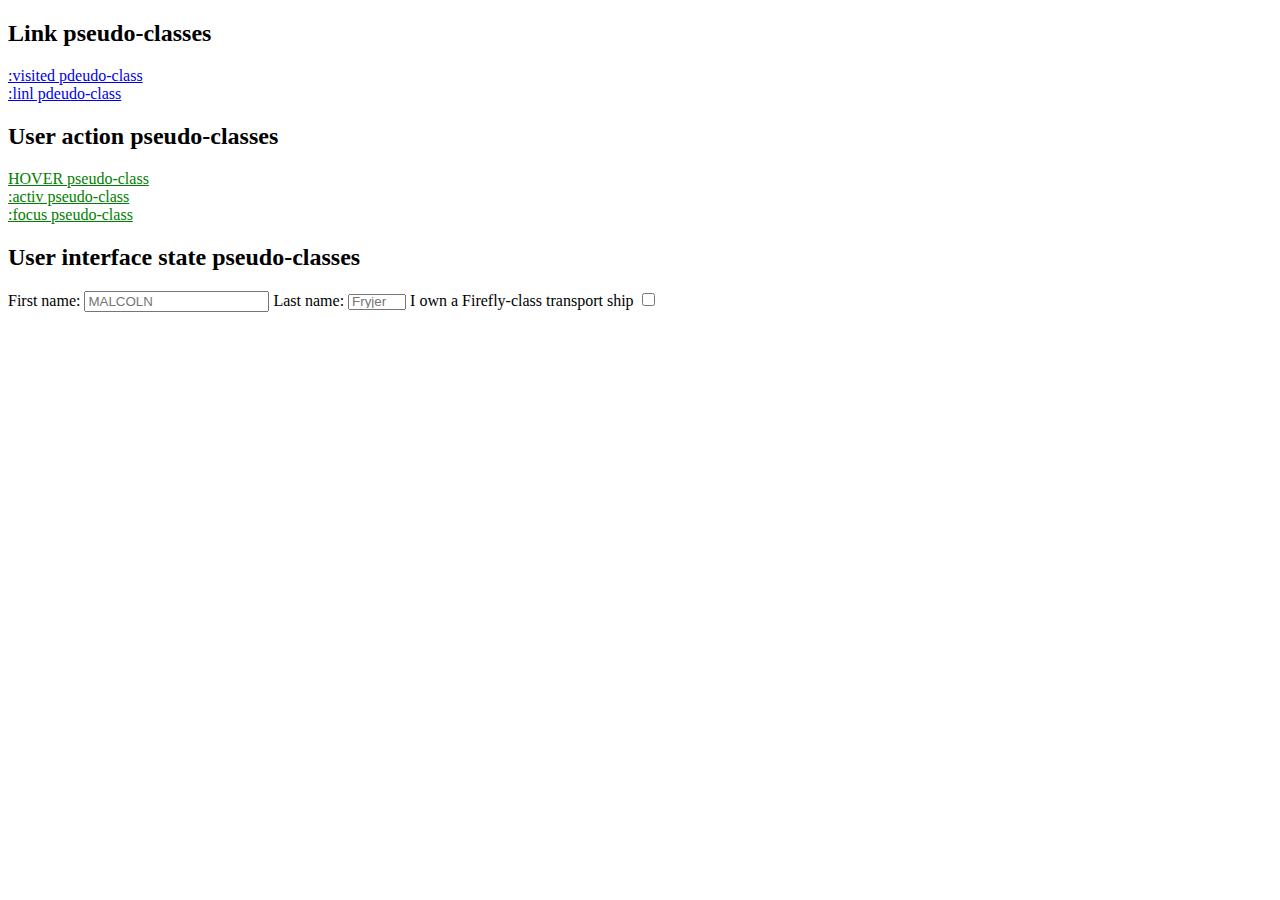
<file: Lesson11/index.html>
<!DOCTYPE html>
<html lang="en">
<head>
    <meta charset="UTF-8">
    <meta http-equiv="X-UA-Compatible" content="IE=edge">
    <meta name="viewport" content="width=device-width, initial-scale=1.0">
    <title>Document</title>
    <link rel="stylesheet" href="style.css">
</head>
<body>
    <header>
        <h2>Link pseudo-classes</h2>
        <div class="header-link">
            <a href="https://github.com/serafym1">:visited pdeudo-class</a>
            <a href="#">:linl pdeudo-class</a>
        </div>
        <h2>User action pseudo-classes</h2>
        <div class="header-action">
            <a href="#">HOVER pseudo-class</a>
            <a href="#">:activ pseudo-class</a>
            <a href="#">:focus pseudo-class</a>
        </div>  
    </header>
    <main>
        <h2>User interface state pseudo-classes</h2>
        <div class="input">
            <label for="Name">First name:</label>
            <input id="Name" type="text" placeholder="MALCOLN">
        </div>
        <div class="input">
            <label for="Surname">Last name:</label>
            <input id="Surname" type="text" placeholder="Fryjer">
            <p>I own a Firefly-class transport ship</p>
        </div>
        <div class="checkbox">
            <input type="checkbox" name="" id="">
        </div>
        
    </main>
</body>
</html>
</file>
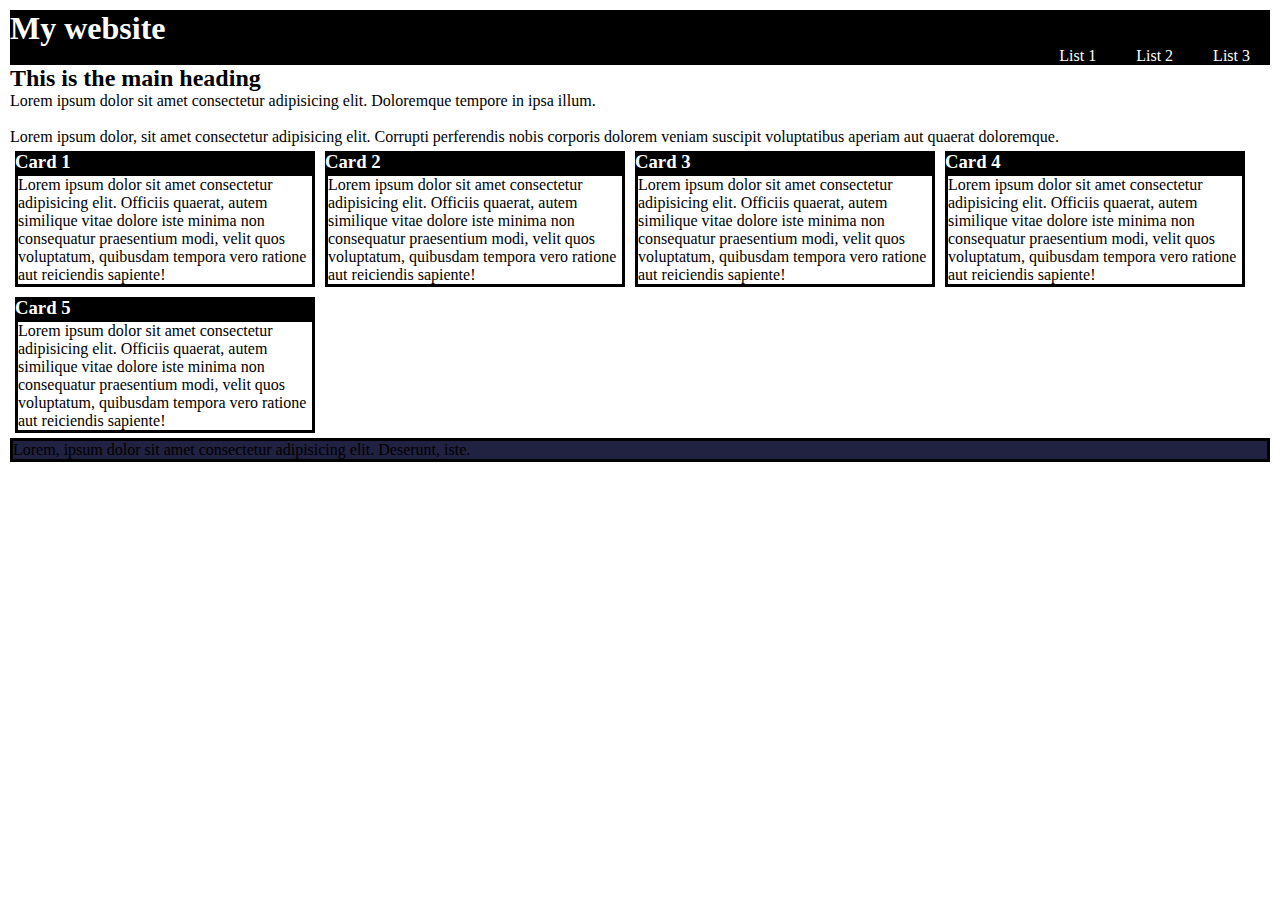
<file: Lesson15/index.html>
<!DOCTYPE html>
<html lang="en">
<head>
    <meta charset="UTF-8">
    <meta http-equiv="X-UA-Compatible" content="IE=edge">
    <meta name="viewport" content="width=device-width, initial-scale=1.0">
    <title>Document</title>
    <link rel="stylesheet" href="style.css">
</head>
<body>
    <header>
        <h1>My website</h1>
        <ul class="lists">
            <li class="list"><a href="#">List 1</a></li>
            <li class="list"><a href="#">List 2</a></li>
            <li class="list"><a href="#">List 3</a></li>
        </ul>
    </header>
    <main>
        <h2>This is the main heading</h2>
        <p>Lorem ipsum dolor sit amet consectetur adipisicing elit. Doloremque tempore in ipsa illum.</p>
        <br>
        <p>Lorem ipsum dolor, sit amet consectetur adipisicing elit. Corrupti perferendis nobis corporis dolorem veniam suscipit voluptatibus aperiam aut quaerat doloremque.</p>
        <ul class="cards">
            <li class="card">
                <div class="card-black"><h3>Card 1</h3></div>
                <div class="card-white">Lorem ipsum dolor sit amet consectetur adipisicing elit. Officiis quaerat, autem similique vitae dolore iste minima non consequatur praesentium modi, velit quos voluptatum, quibusdam tempora vero ratione aut reiciendis sapiente!</div>
            </li>
            <li class="card">
                <div class="card-black"><h3>Card 2</h3></div>
                <div class="card-white">Lorem ipsum dolor sit amet consectetur adipisicing elit. Officiis quaerat, autem similique vitae dolore iste minima non consequatur praesentium modi, velit quos voluptatum, quibusdam tempora vero ratione aut reiciendis sapiente!</div>
            </li>
            <li class="card">
                <div class="card-black"><h3>Card 3</h3></div>
                <div class="card-white">Lorem ipsum dolor sit amet consectetur adipisicing elit. Officiis quaerat, autem similique vitae dolore iste minima non consequatur praesentium modi, velit quos voluptatum, quibusdam tempora vero ratione aut reiciendis sapiente!</div>
            </li>
            <li class="card">
                <div class="card-black"><h3>Card 4</h3></div>
                <div class="card-white">Lorem ipsum dolor sit amet consectetur adipisicing elit. Officiis quaerat, autem similique vitae dolore iste minima non consequatur praesentium modi, velit quos voluptatum, quibusdam tempora vero ratione aut reiciendis sapiente!</div>
            </li>
            <li class="card">
                <div class="card-black"><h3>Card 5</h3></div>
                <div class="card-white">Lorem ipsum dolor sit amet consectetur adipisicing elit. Officiis quaerat, autem similique vitae dolore iste minima non consequatur praesentium modi, velit quos voluptatum, quibusdam tempora vero ratione aut reiciendis sapiente!</div>
            </li>
        </ul>
    </main>

    <footer>
        <div class="footer"><p>Lorem, ipsum dolor sit amet consectetur adipisicing elit. Deserunt, iste.</p></div>
    </footer>
</body>
</html>
</file>
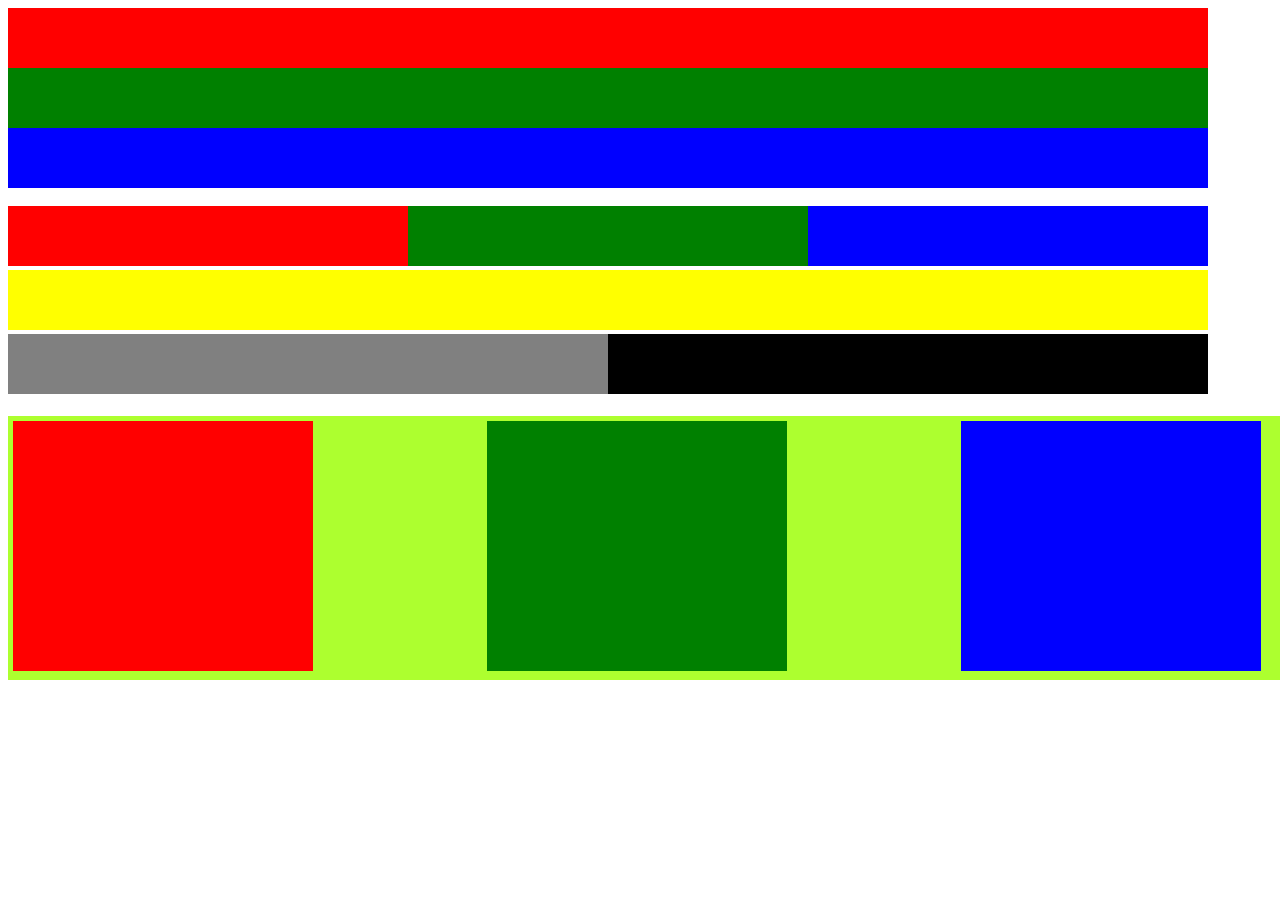
<file: Lesson6/index.html>
<!DOCTYPE html>
<html lang="en">
<head>
    <meta charset="UTF-8">
    <meta http-equiv="X-UA-Compatible" content="IE=edge">
    <meta name="viewport" content="width=device-width, initial-scale=1.0">
    <title>Lesson 6</title>
    <link rel="stylesheet" href="style.css">
</head>
<body> 
    <header>
        <div class="top"></div>
        <div class="center"></div>
        <div class="down"></div>
    </header>
    <br>
    <main>
        <div class="left"></div>
        <div class="center-top"></div>
        <div class="right"></div>
        <div class="center-2"></div>
        <div class="left-center"></div>
        <div class="right-center"></div>
    </main>
    <br>
    <footer>
        <div class="three">
            <div class="three-left"></div>
            <div class="three-center"></div>
            <div class="three-right"></div>
        </div>
    </footer>
    
</body>
</html>
</file>
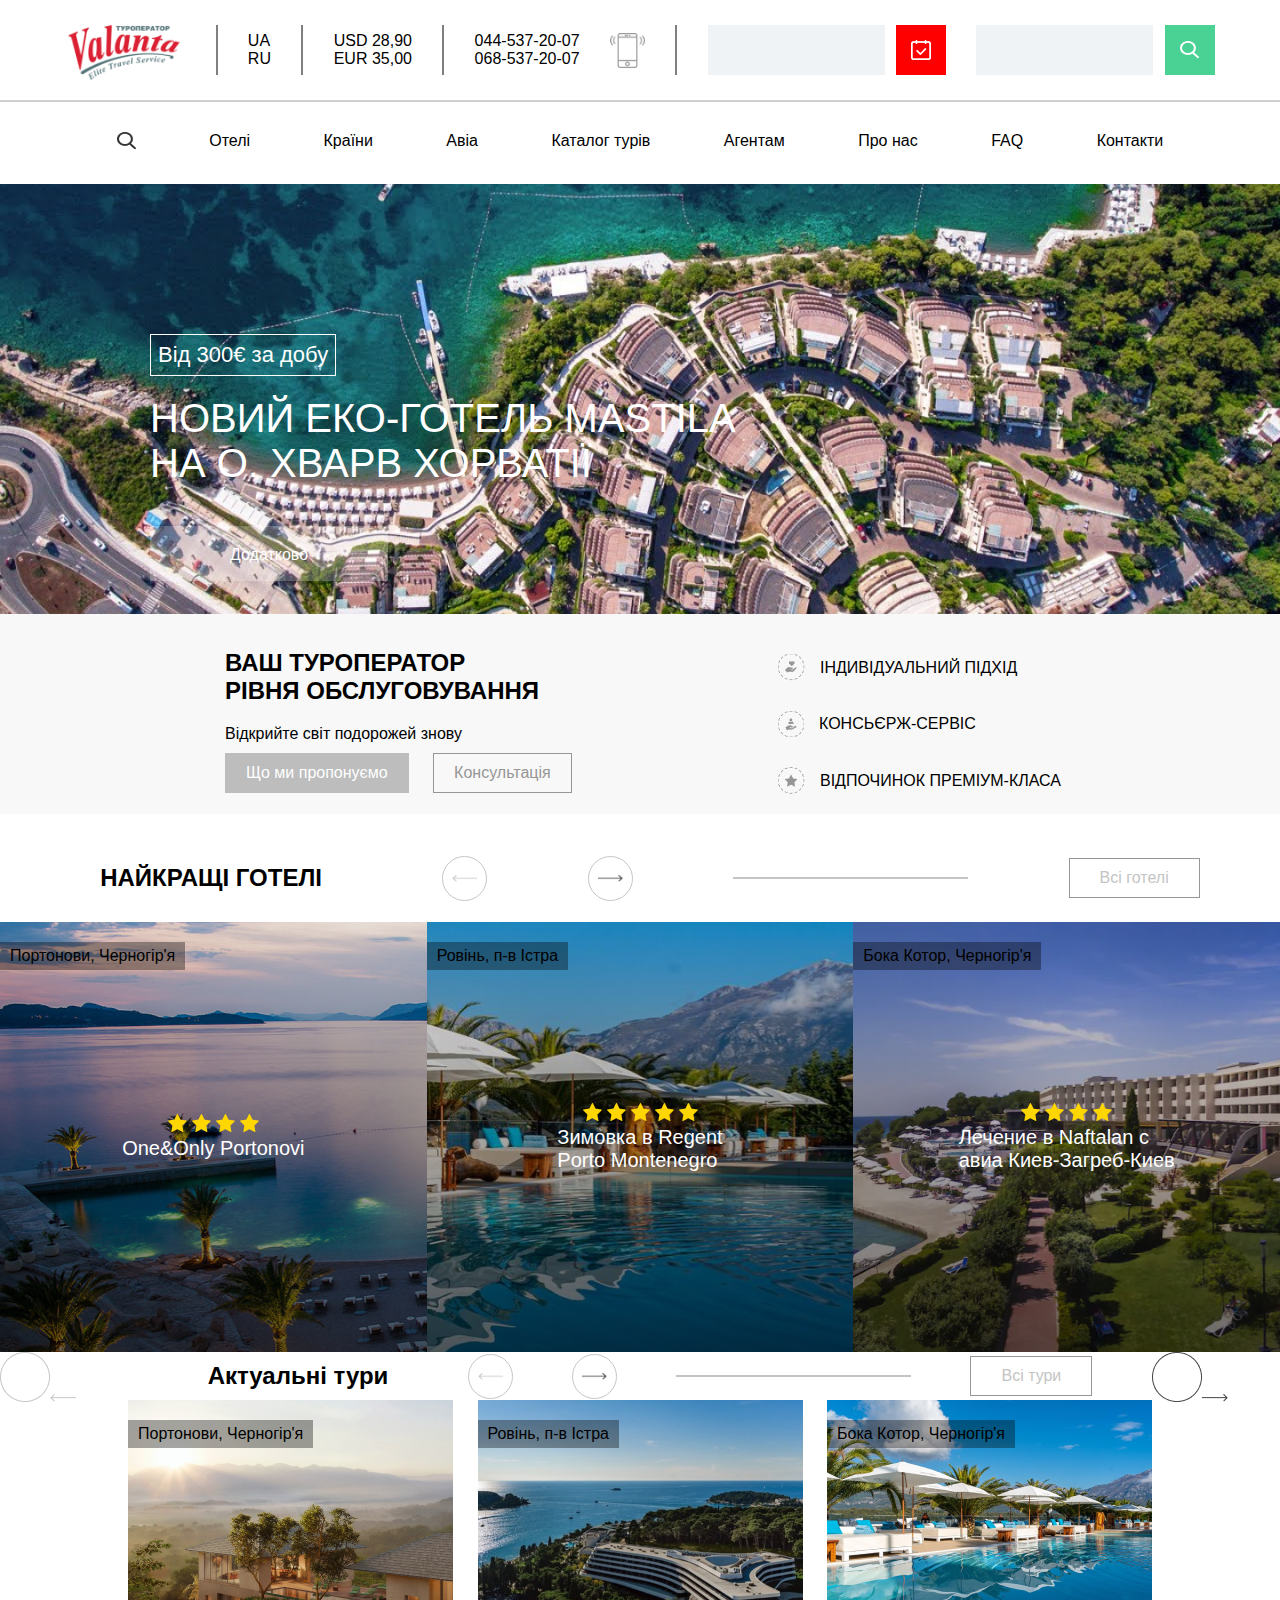
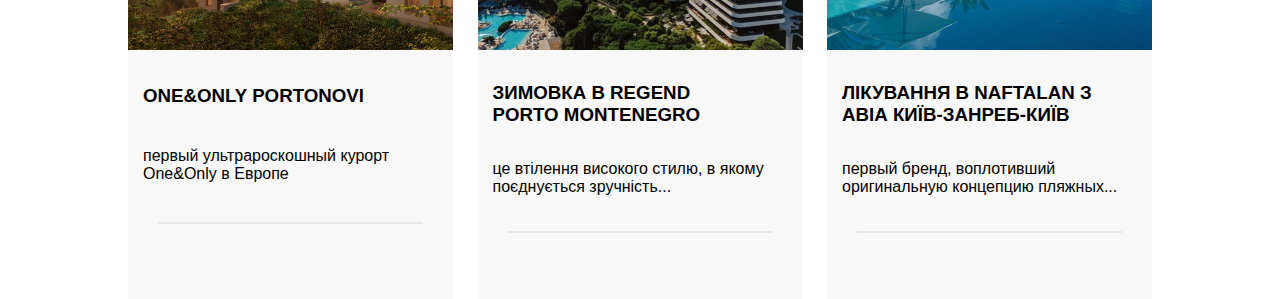
<file: Site_valanta/index.html>
<!DOCTYPE html>
<html lang="UA">
<head>
    <meta charset="UTF-8">
    <meta http-equiv="X-UA-Compatible" content="IE=edge">
    <meta name="viewport" content="width=device-width, initial-scale=1.0">
    <title>Document</title>
    <link rel="preconnect" href="https://fonts.googleapis.com">
    <link rel="preconnect" href="https://fonts.gstatic.com" crossorigin>
    <link rel="stylesheet" href="style.css"> 
</head>
<body>
    <header>
        <div class="valanta">
            <img class="val" src="image/logo (1) 1.png" alt="">
            <div class="hr"></div>
            <div class="lang">UA<br>RU</div>
            <div class="hr"></div>
            <div class="course">USD 28,90<br>EUR 35,00</div>
            <div class="hr"></div>
            <div class="tel">044-537-20-07<br>068-537-20-07</div>
            <img class="smartphone" src="image/smartphone.png" alt="">
            <div class="hr"></div>
            <input type="text">
            
            <div class="check">
                <img  src="image/Group.png" alt="">
            </div>
            
            <input type="text">

            <div class="searsh">
                <img  src="image/Vector.png" alt="">
            </div>
        </div>
        <div class="big-hr"></div>
        <nav>
            <ul class="nav">
                <li><img src="image/search.png" alt=""></li>
                <li>Отелі</li>
                <li>Країни</li>
                <li>Авіа</li>
                <li>Каталог турів</li>
                <li>Агентам</li>
                <li>Про нас</li>
                <li>FAQ</li>
                <li>Контакти</li>
            </ul>
        </nav>
    </header>
    <main>
        <div class="mastila">
            <div class="sale">Від 300€ за добу</div>
            <p class="mast">НОВИЙ ЕКО-ГОТЕЛЬ MASTILA<br>НА О. ХВАРВ ХОРВАТІЇ</p>
            <a class="more" href="#">Додатково</a>
        </div>
        <div class="turop">
            <div class="operator">
                <h2>ВАШ ТУРОПЕРАТОР<br>РІВНЯ ОБСЛУГОВУВАННЯ</h2>
                <p>Відкрийте світ подорожей знову</p>
                <a class="propositions" href="#">Що ми пропонуємо</a>
                <a class="consultation" href="#">Консультація</a>
            </div>
            <div class="items">
                <div class="item">
                    <img src="image/love.jpg" alt="">
                    <p >ІНДИВІДУАЛЬНИЙ ПІДХІД</p>
                </div>
                <div class="item">
                    <img src="image/peopl.jpg" alt="">
                    <p>КОНСЬЄРЖ-СЕРВІС</p>
                </div>
                <div class="item">
                    <img src="image/star.jpg" alt="">
                    <p>ВІДПОЧИНОК ПРЕМІУМ-КЛАСА</p>
                </div>
                
                
                
            </div>
        </div>
        <div class="best">
            <div class="h2">
                <h2>НАЙКРАЩІ ГОТЕЛІ</h2>
                <div class="elipse-left">
                    <img class="vector" src="image/Vector-left.png" alt="">
                </div>
                <div class="elipse-right">
                    <img class="vector" src="image/Vector-right.png" alt="">
                </div>
                <div class="line"></div>
                <a href="#">Всі готелі</a>
            </div>
            <div class="image-best">
                <div class="img-b one">
                    <div class="place">Портонови, Черногір'я</div>
                    <div class="stars"><div class="str"><img src="image/4stars.png" alt=""></div>One&Only Portonovi</div>
                </div>
                <div class="img-b two">
                    <div class="place">Ровінь, п-в Істра</div>
                    <div class="stars"><div class="str"><img src="image/5stars.png" alt=""></div>Зимовка в Regent<br>Porto Montenegro</div>
                </div>
                <div class="img-b three">
                    <div class="place">Бока Котор, Черногір'я</div>
                    <div class="stars"><div class="tsr"><img src="image/4stars.png" alt=""></div>Лечение в Naftalan с<br>авиа Киев-Загреб-Киев</div>
                </div>
            </div>
        </div>
        <div class="main-news">
            <div class="left-v"><img src="image/Ellipse-left.png" alt=""><img src="image/Vector-left.png" alt=""></div>
            <div class="actual">
                <div class="actual-tours">
                    <h2>Актуальні тури</h2>
                    <div class="elipse-left">
                        <img class="vector" src="image/Vector-left.png" alt="">
                    </div>
                    <div class="elipse-right">
                        <img class="vector" src="image/Vector-right.png" alt="">
                    </div>
                    <div class="line"></div>
                    <a href="#">Всі тури</a>
                </div>
                <div class="img-tours">
                    <div class="img-a a-one">
                        <div class="place">Портонови, Черногір'я</div>
                    </div>
                    <div class="img-a a-two">
                        <div class="place">Ровінь, п-в Істра</div>
                    </div>
                    <div class="img-a a-three">
                        <div class="place">Бока Котор, Черногір'я</div>
                    </div>
                </div>
                <div class="description">
                    <div class="desc d-one">
                        <h3>ONE&ONLY PORTONOVI</h3>
                        <p>первый ультрароскошный курорт One&Only в Европе</p>
                        <div class="desk-hr"></div>
                        <div class="price"></div>
                    </div>
                    <div class="desc d-two">
                        <h3>ЗИМОВКА В REGEND<br>PORTO MONTENEGRO</h3>
                        <p>це втілення високого стилю, в якому поєднується зручність...</p>
                        <div class="desk-hr"></div>
                        <div class="price"></div>
                    </div>
                    <div class="desc d-three">
                        <h3>ЛІКУВАННЯ В NAFTALAN З<br>АВІА КИЇВ-ЗАНРЕБ-КИЇВ</h3>
                        <p>первый бренд, воплотивший оригинальную концепцию пляжных...</p>
                        <div class="desk-hr"></div>
                        <div class="price"></div>
                    </div>
                </div>
                <div class="org"></div>
            </div>
            <div class="right-v"><img src="image/Ellipse-right.png" alt=""><img src="image/Vector-right.png" alt=""></div>
        </div>
    </main>
</body>
</html>
</file>
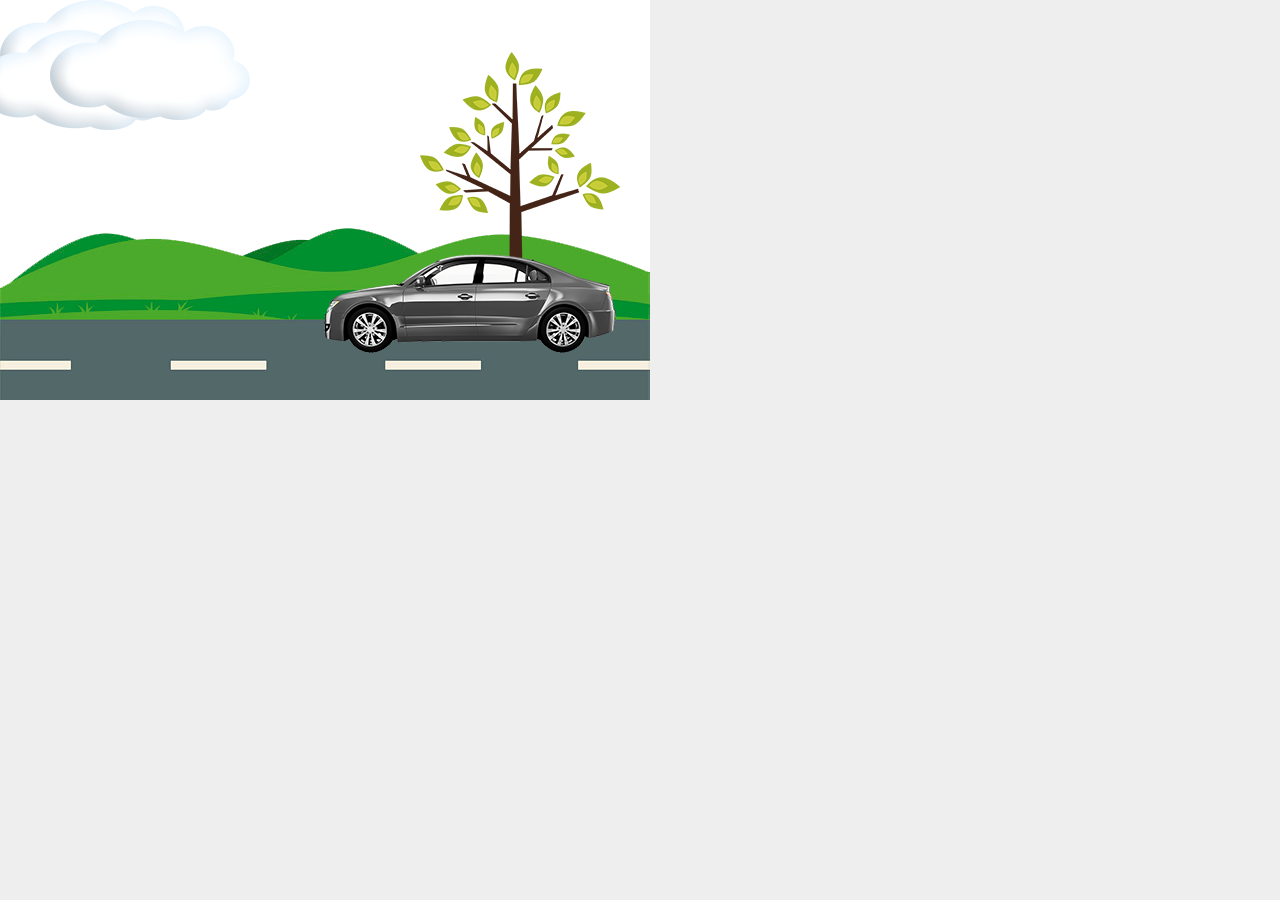
<file: Lesson10/Task-1/index.html>
<!DOCTYPE html>
<html lang="en">
<head>
    <meta charset="UTF-8">
    <meta http-equiv="X-UA-Compatible" content="IE=edge">
    <meta name="viewport" content="width=device-width, initial-scale=1.0">
    <title>Document</title>
    <link rel="stylesheet" href="style.css">
</head>
<body>
    <div class="composition">
        <img class="road" src="image/road.png" alt="">
        <img class="car" src="image/car.png" alt="">
        <img class="tree" src="image/tree.png" alt="">
        <img class="cloud" src="image/cloud.png" alt="">
        <img class="cloud-2" src="image/cloud.png" alt="">
        <img class="cloud-3" src="image/cloud.png" alt="">
    </div>
    
</body>
</html>
</file>
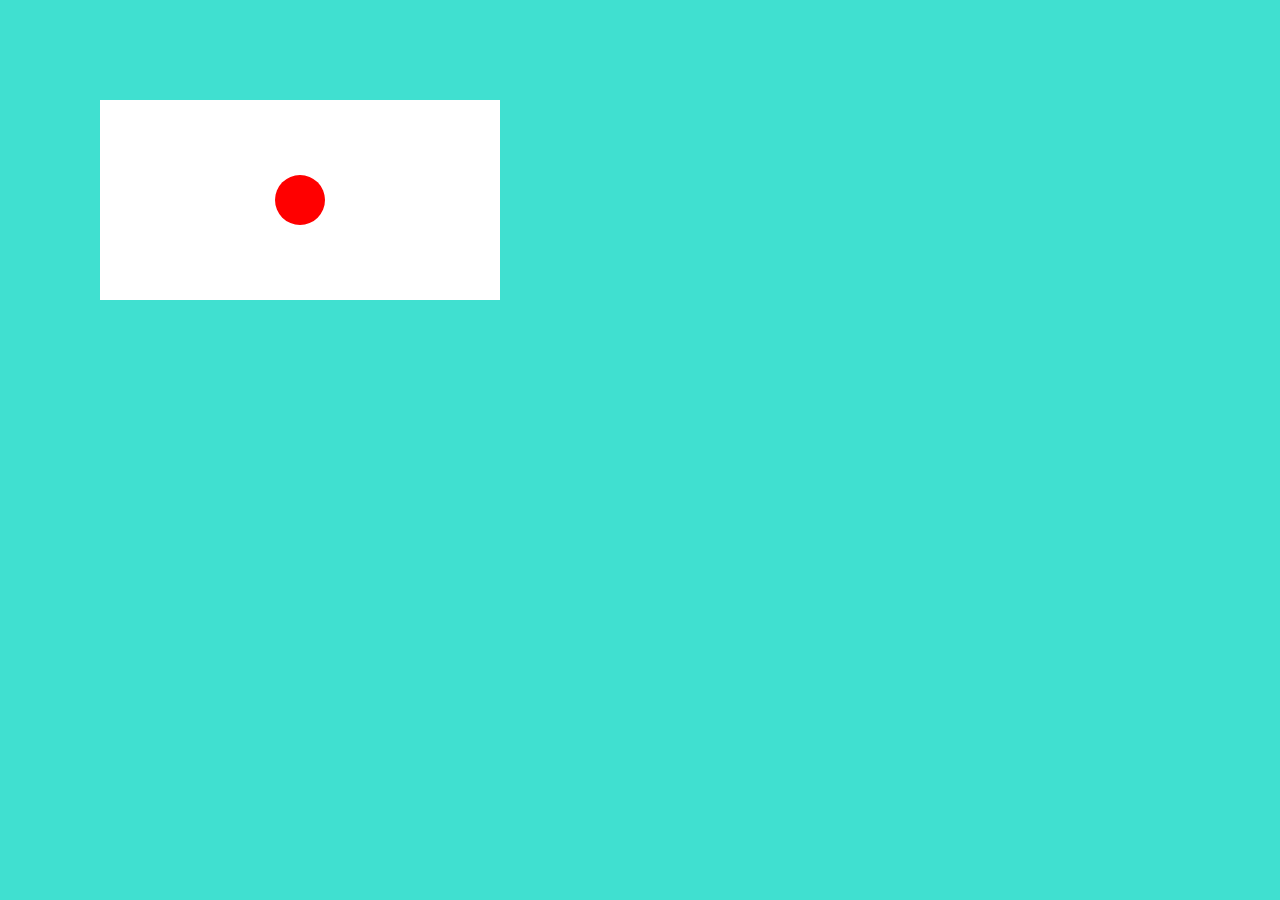
<file: Lesson10/Task-2/index.html>
<!DOCTYPE html>
<html lang="en">
<head>
    <meta charset="UTF-8">
    <meta http-equiv="X-UA-Compatible" content="IE=edge">
    <meta name="viewport" content="width=device-width, initial-scale=1.0">
    <title>Document</title>
    <link rel="stylesheet" href="style.css">
</head>
<body>
    <div class="white">
        <div class="red"></div>
    </div>
</body>
</html>
</file>
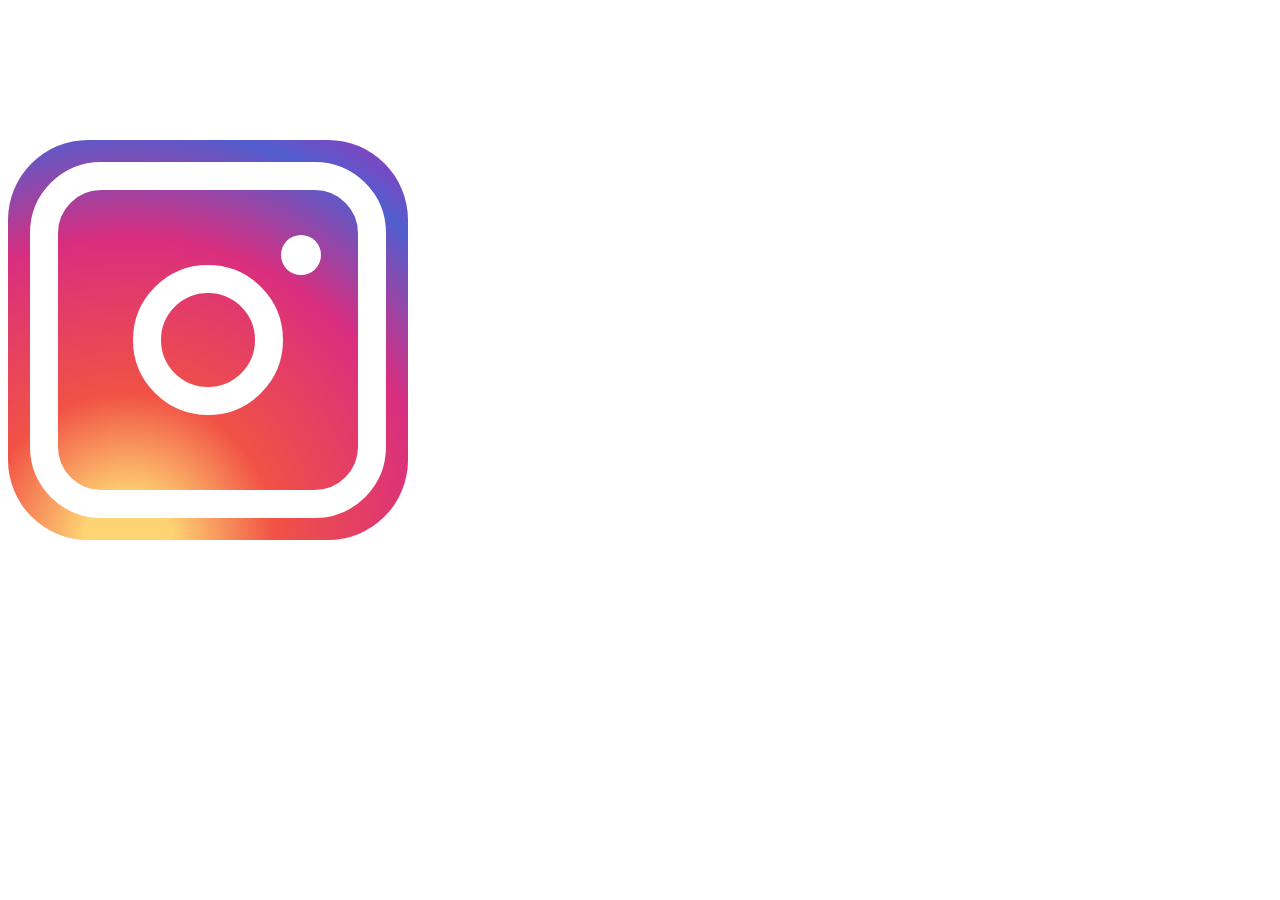
<file: Lesson10/Task-3/index.html>
<!DOCTYPE html>
<html lang="en">
<head>
    <meta charset="UTF-8">
    <meta http-equiv="X-UA-Compatible" content="IE=edge">
    <meta name="viewport" content="width=device-width, initial-scale=1.0">
    <title>Document</title>
    <link rel="stylesheet" href="style.css">
</head>
<body>
    <div class="logo">
        <div class="content">
            <div class="circle"></div>
        </div>
    </div>
</body>
</html>
</file>
<file: Lesson11/style.css>
a {
    display: block;
}
.header-link > a:visited:first-of-type {
    color: red;
}
.header-action > a {
    color: green;
    text-decoration: underline;
}
.header-action > a:hover:first-of-type {
    text-decoration: none;
}
.header-action > a:active {
    color: red;
}
#Surname {
 
    width: 50px;
    height: 10px;
}
#Surname:focus {
    background-color: grey;
}
.input > p {
    display: inline;
}
.checkbox {
    display: inline;
}

.input {
    display: inline;
}
</file>
<file: Lesson15/style.css>
* {
    margin: 0;
    padding: 0;
   
}
li {
    list-style-type: none;
}
body {
    padding: 10px;
}
header {
    background-color: black;
}
h1 {
    display: inline;
    justify-content: start;
    color: white;
}
.lists {
    display: flex;
    justify-content: end;
}
.list {
    margin: 0 20px;
    
    list-style-type: none;
}
.list > a {
    color: white;
    text-decoration: none;
}
.cards {
    display: flex;
    flex-wrap: wrap;
}
.card {
    margin: 5px;
    max-width: 300px;
    display: inline-block;
}
.card-black {
    background-color: black;
}
.card-black > h3 {
    color: white;
}
.card-white {
    background-color: white;
    border: 3px solid black;
}
footer {
    background-color: rgb(33, 33, 65);
    border: 3px solid black;
}
@media screen and (max-width: 765px) {
    .list {
        display: block;
    }
    .lists {
        justify-content: start;
        flex-direction: column;
    }
    .cards {
        max-width: 375px;
        background-color: brown;
    }
}
</file>
<file: Lesson6/style.css>
.top {
    background-color: red;
    width: 1200px;
    height: 60px;
}
.center {
    background-color: green;
    width: 1200px;
    height: 60px;
}
.down {
    background-color: blue;
    width: 1200px;
    height: 60px;
}
.center-top {
    
    background-color: green;
    width: 400px;
    height: 60px;
    display: inline-block;
    float: left;
    margin-bottom: 0px;
}
.right {
    background-color: blue;
    width: 400px;
    height: 60px;
    display: inline-block;
    margin-bottom: 0px;
}
.left {
    background-color: red;
    width: 400px;
    height: 60px;
    display: inline-block;
    float: left;
    margin-bottom: 0px;
}
.center-2 {
    width: 1200px;
    height: 60px;
    background-color: yellow;
    display: inline-block;
    margin-top: 0px;

}
.left-center {
    background-color: gray;
    width: 600px;
    height: 60px;
    display: inline-block;
    float: left;
}
.right-center {
    background-color: black;
    width: 600px;
    height: 60px;
    display: inline-block;
   
}
.three {
    width: 100%;
    height: 260pxpx;
    background-color: greenyellow;
    padding: 5px;

}
.three-left {
    align-self: left;
    width: 300px;
    height:250px;
    background-color: red;
    display: inline-block;
}
.three-center {
    align-items: center;
    margin-left: 170px;
    width: 300px;
    height:250px;
    background-color: green;
    display: inline-block;
}
.three-right {
    box-align: right;
    margin-left: 170px;
    width: 300px;
    height:250px;
    background-color: blue;
    display: inline-block;
}
</file>
<file: Site_valanta/style.css>
* {
    margin: 0;
    padding: 0;
    box-sizing: border-box;
}
html {
    width: 100%;
    justify-content: center;
    font-family: 'Montserrat', sans-serif;
    
}
body {
    width: 100%;
    justify-content: center;
}
.valanta {
    display: flex;
    justify-content: space-around;
    padding: 50px;
    align-items: center;
    height: 70px;
}
.val {
    width: 120px;
    height: 65px;
}
.smartphone {
    width: 35px;
    height: 35px;
}
.hr {
    background-color: grey;
    border: 1px solid grey;
    height: 50px;
}
input {
    background-color: rgba(239, 243, 246, 1);
    border: rgba(239, 243, 246, 1);
    height: 50px;
}
.nav {
    list-style-type: none;
    display: flex;
    justify-content: space-around;
    margin: 30px 80px;
}
.check {
    background-color: red;
    width: 50px;
    height: 50px;
    display: flex;
    justify-content: center;
    align-items: center;
    margin-left: -19px;
}
.check > img {
    width: 20px;
}
.big-hr {
    background-color: rgba(208, 208, 208, 1);
    border: 1px solid rgba(208, 208, 208, 1);
}
.searsh {
    background-color: rgba(74, 210, 149, 1);
    width: 50px;
    height: 50px;
    display: flex;
    justify-content: center;
    align-items: center;
    margin-left: -19px;
}
.sale {
    color: white;
    border: 1px solid white;
    display: inline-block;
    font-size: 25px;
    margin-bottom: 20px;
    padding: 7px;
    font-size: 22px;
}
.mastila {
    padding: 150px;
    height: 430px;
    width: 100%;
    color: white;
    background-image: url(image/mastila.png);
    background-repeat: no-repeat;
    background-size: cover;
}
.mast {
    font-size: 40px;
    font-weight: 300px;
}
.more {
    display: inline-block;
    height: 55px;
    background-color: rgba(255, 255, 255, 0.25);
    padding: 20px 80px;
    margin-top: 40px;
    text-decoration: none;
    color: white;

}
.turop {
    height: 200px;
    background-color: rgba(248, 248, 248, 1);
    display: flex;
    padding: 25px;
}
.operator {
    width: 60%;
    padding-left: 180px;
}
h2 {
    padding: 10px 20px;
}
.operator > p {
    padding: 10px 20px;
}
.operator > a {
    display: inline-block;
    margin-left: 20px;
    padding: 10px 20px;
}
main {
    justify-content: center;
}
.items {
    width: 40%;
    display: flex;
    flex-direction: column;
    justify-content: space-around;
}
.item {
    display: flex;
    align-items: center;
    margin: 15px;
}
.item > img {
    display: inline-block;
}
.item > p {
    display: inline-block;
    margin-left: 15px;
}
.propositions {
    text-decoration: none;
    color: white;
    background-color: rgba(189, 189, 189, 1);
    border: 1px solid rgba(189, 189, 189, 1);
}
.consultation {
    text-decoration: none;
    border: 1px solid rgba(150, 150, 150, 1);
    color: rgba(150, 150, 150, 1);
}
.h2 {
    width: 100%;
    display: flex;
    justify-content: space-around;
    align-items: center;
    padding: 0 30px;
}
.elipse-left {
    width: 45px;
    height: 45px;
    display: flex;
    border: 1px solid rgba(198, 198, 198, 1);
    justify-content: center;
    align-items: center;
    border-radius: 50%;
}
.elipse-right {
    width: 45px;
    height: 45px;
    display: flex;
    border: 1px solid rgba(198, 198, 198, 1);
    justify-content: center;
    align-items: center;
    border-radius: 50%;
}
.vector {
    width: 25px;
    height: 7px;
}
.line {
    width: 235px;
    height: 2px;
    background-color: rgba(196, 196, 196, 1);
    border: 1px solid rgba(196, 196, 196, 1);
}
.h2 > a {
    border:rgba(196, 196, 196, 1);
    color: rgba(196, 196, 196, 1);
    padding: 10px 30px;
    border: 1px solid rgba(150, 150, 150, 1);
    text-decoration: none;
}
.best {
    justify-content: center;
    flex-direction: column;
}
.image-best {
    width: 100%;
    height: 430px;
    display: flex;
    justify-content: space-between;
}
.img-b {
    width: 430px;
    height: 430px;
    display: flex;
    position: relative;
    align-items: center;
    justify-content: center;
}
.one {
    display: flex;
    background-image: url(image/oneonly.png);
}
.two {
    display: flex;
    background-image: url(image/montenegro.png);
}
.three {
    display: flex;
    background-image: url(image/naftalan.png);
}
.h2 {
    margin: 40px 0px 20px 0px;
}
.place {
    background-color: rgba(0, 0, 0, 0.35);
    padding: 5px 10px;
    display: inline-block;
    position: absolute;
    top: 20px;
    left: 0px;
}
.stars {
    display: flex;
    flex-direction: column;
    align-items: center;
    justify-content: center;
    font-size: 20px;
    color: white;
}
.main-news {
    display: flex;
    flex-direction: row;
    width: 100%;
}
.actual {
    width: 80%;
    display: flex;
    justify-content: center;
    flex-direction: column;
}
.left-v {
    width: 10%;
}
.actual-tours {
    width: 100%;
    display: flex;
    justify-content: space-around;
    align-items: center;
    padding: 0 30px;
}
.right-v {
    width: 10%;
}
.actual-tours > a {
    border:rgba(196, 196, 196, 1);
    color: rgba(196, 196, 196, 1);
    padding: 10px 30px;
    border: 1px solid rgba(150, 150, 150, 1);
    text-decoration: none;
}
.a-one {
    display: flex;
    background-image: url(image/oneonly2.png);
}
.a-two {
    display: flex;
    background-image: url(image/montenegro2.png);
}
.a-three {
    display: flex;
    background-image: url(image/naftalan2.png);
}
.img-tours {
    display: flex;
    justify-content: space-between;
}
.img-a {
    width: 325px;
    height: 250px;
    display: flex;
    align-items: center;
    justify-content: center;
    position: relative;
}
.description {
    width: 100%;
    height: 249px;
    display: flex;
    justify-content: space-between;
    align-items: center;
}
.desc {
    width: 325px;
    height: 100%;
    display: flex;
    background-color: rgba(248, 248, 248, 1);
    align-items: left;
    justify-content: space-around;
    flex-direction: column;
    align-items: flex-start;
    padding: 15px;
}
.desk-hr {
    background-color: rgba(232, 232, 232, 1);
    ;
    height: 1px;
    width: 90%;
    margin: 0 auto;
    border: 1px solid rgba(232, 232, 232, 1);
}
</file>
<file: Lesson10/Task-1/style.css>
* {
    padding: 0;
    margin: 0;
    box-sizing: border-box;
}
.composition {
    position: relative;
    width: 650px;
    height: 400px;
    background-color: #fff;
    align-self: center;
    
}
body {
    background-color: #eee;
}
.road {
    position: absolute;
    bottom: 0;
    left: 0;
    z-index: 1;
}
.car {
    position: absolute;
    bottom: 40px;
    right: 30px;
    z-index: 3;
}
.tree {
    position: absolute;
    bottom: 100px;
    right: 30px;
    z-index: 2;
}
.cloud {
    position: absolute;
    top: 30px;
    left: -20px;
    z-index: 1;
    
}
.cloud-2 {
    position: absolute;
    top: 10px;
    left: 100px;
    z-index: 2;
}
.cloud-2 {
    position: absolute;
    top: 20px;
    left: 50px;
    z-index: 3;
}
</file>
<file: Lesson10/Task-2/style.css>
* {
    box-sizing: border-box;
    padding: 0;
    margin: 0;
    background-color: turquoise;
}
.white {
    width: 400px;
    height: 200px;
    position: relative;
    top: 100px;
    left: 100px;
    background-color: white;
}

.red {
    width: 50px;
    height: 50px;
    position: absolute;
    background-color: red;
    border-radius: 50%;
    top: 75px;
    left: 175px;

}
</file>
<file: Lesson10/Task-3/style.css>
.logo{
    width:400px;
    height: 400px;
    background-color: #ac3694;
    margin: auto;
    position: absolute;
    top: 140px;
    border-radius: 20%;
    background-image: radial-gradient(circle at 30% 100%, #fed373 9%, #f15245 30%, #d92e7f 62%, #515ecf 85%, #9b36b7);
}

.logo .content{
    width: 300px;
    height: 300px;
    background: transparent;
    border: 28px solid white;
    border-radius: 20%;
    position: absolute;
    top: 0;
    bottom: 0;
    left: 0;
    right: 0;
    margin: auto;
}

.logo .content .circle{
    width: 150px;
    height: 150px;
    box-sizing: border-box;
    background:transparent;
    border: 28px solid white;
    border-radius: 100%;
    position: absolute;
    top: 0;
    bottom: 0;
    left: 0;
    right: 0;
    margin: auto;
}
.logo .content .circle::after{
    width: 40px;
    height: 40px;
    background: white;
    border-radius: 100%;
    position: absolute;
    top: 0px;
    bottom: 0;
    left: 0px;
    right: 0;
    margin: auto;
    content: "";
    left: 120px;
    top: -170px;

    
}
</file>
